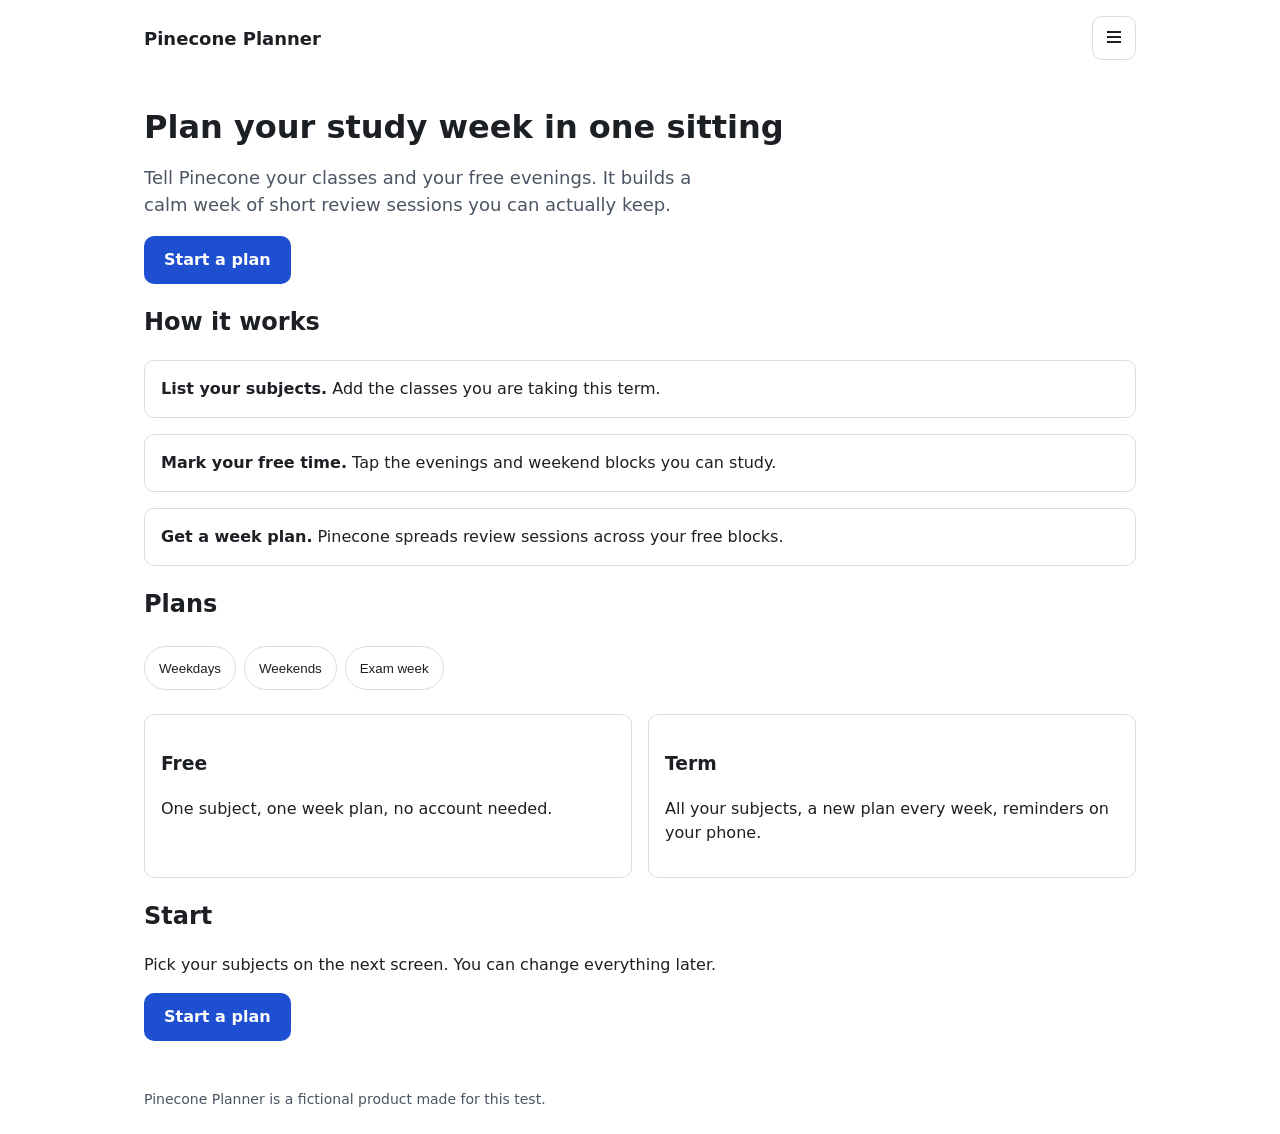
<file: evals/control-clean/workspace/eval-control/index.html>
<!doctype html>
<html lang="en">
<head>
<meta charset="utf-8">
<meta name="viewport" content="width=device-width, initial-scale=1">
<title>Pinecone Planner: plan your study week</title>
<link rel="stylesheet" href="styles.css">
</head>
<body>
<div class="wrap">
<header class="top">
  <span class="logo">Pinecone Planner</span>
  <button class="icon-btn" type="button" aria-label="Open menu"><svg width="20" height="20" viewBox="0 0 20 20" aria-hidden="true"><path d="M3 5h14M3 10h14M3 15h14" stroke="currentColor" stroke-width="2"/></svg></button>
</header>
<main>
  <h1>Plan your study week in one sitting</h1>
  <p class="lede">Tell Pinecone your classes and your free evenings. It builds a calm week of short review sessions you can actually keep.</p>
  <a class="btn" href="#start">Start a plan</a>
  <section aria-labelledby="how">
    <h2 id="how">How it works</h2>
    <ol class="steps">
      <li><strong>List your subjects.</strong> Add the classes you are taking this term.</li>
      <li><strong>Mark your free time.</strong> Tap the evenings and weekend blocks you can study.</li>
      <li><strong>Get a week plan.</strong> Pinecone spreads review sessions across your free blocks.</li>
    </ol>
  </section>
  <section aria-labelledby="plans">
    <h2 id="plans">Plans</h2>
    <div class="filters" role="group" aria-label="Filter plans">
      <button class="chip" type="button" aria-pressed="true">Weekdays</button>
      <button class="chip" type="button" aria-pressed="false">Weekends</button>
      <button class="chip" type="button" aria-pressed="false">Exam week</button>
    </div>
    <div class="plans">
      <article class="plan"><h3>Free</h3><p>One subject, one week plan, no account needed.</p></article>
      <article class="plan"><h3>Term</h3><p>All your subjects, a new plan every week, reminders on your phone.</p></article>
    </div>
  </section>
  <section id="start" aria-labelledby="start-h">
    <h2 id="start-h">Start</h2>
    <p>Pick your subjects on the next screen. You can change everything later.</p>
    <a class="btn" href="#start">Start a plan</a>
  </section>
</main>
<footer>Pinecone Planner is a fictional product made for this test.</footer>
</div>
</body>
</html>
</file>
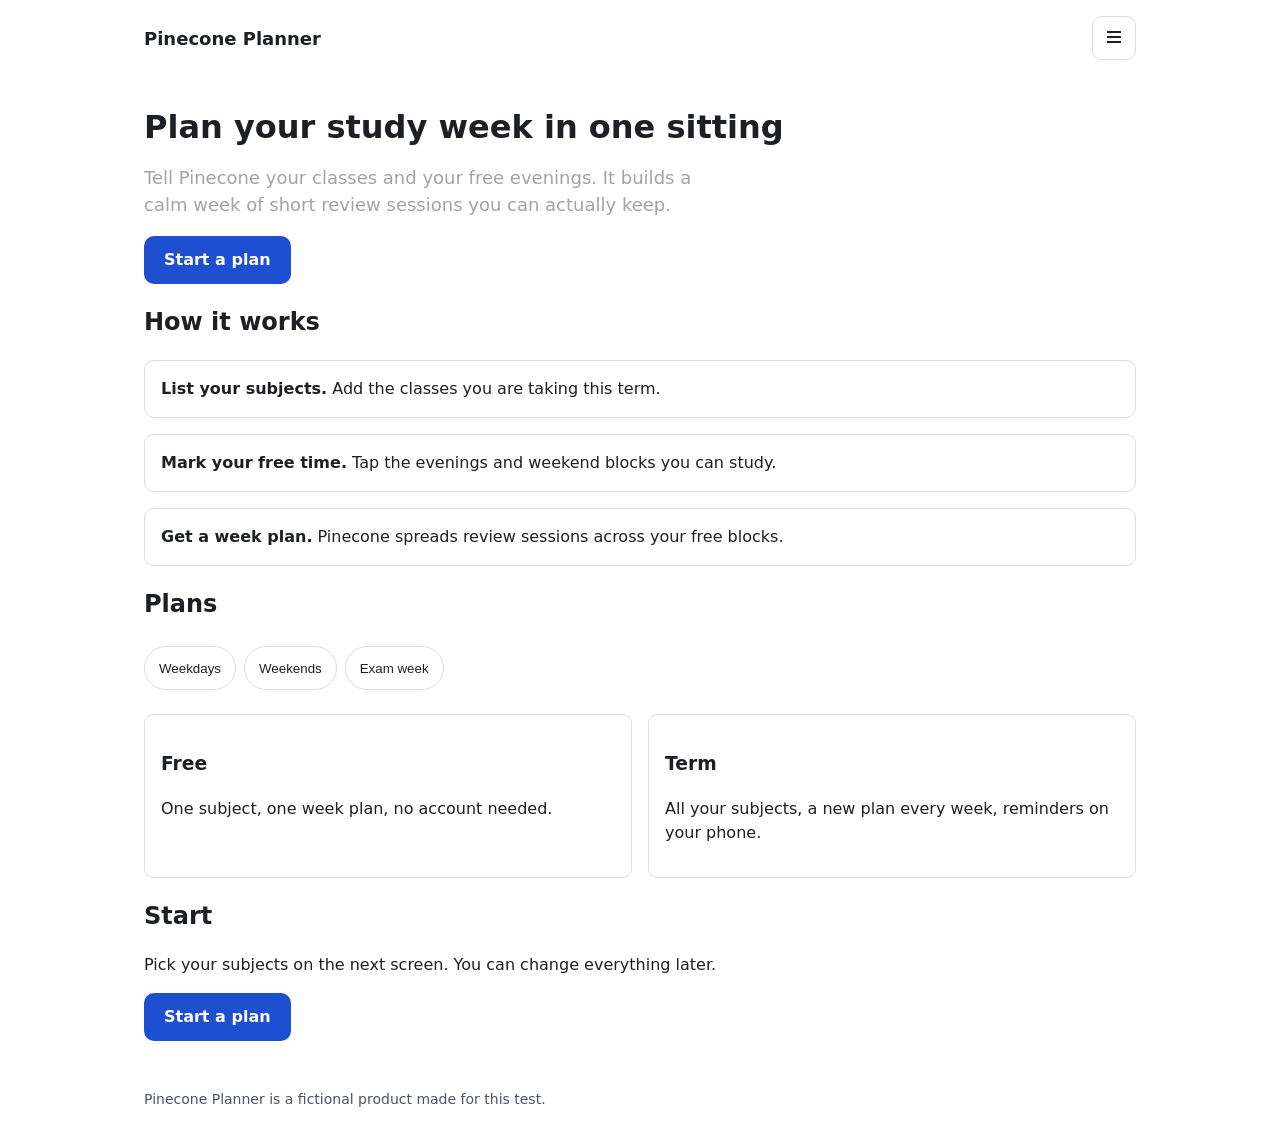
<file: evals/planted-contrast-iconbutton/workspace/eval-contrast/index.html>
<!doctype html>
<html lang="en">
<head>
<meta charset="utf-8">
<meta name="viewport" content="width=device-width, initial-scale=1">
<title>Pinecone Planner: plan your study week</title>
<link rel="stylesheet" href="styles.css">
</head>
<body>
<div class="wrap">
<header class="top">
  <span class="logo">Pinecone Planner</span>
  <button class="icon-btn" type="button"><svg width="20" height="20" viewBox="0 0 20 20"><path d="M3 5h14M3 10h14M3 15h14" stroke="currentColor" stroke-width="2"/></svg></button>
</header>
<main>
  <h1>Plan your study week in one sitting</h1>
  <p class="lede">Tell Pinecone your classes and your free evenings. It builds a calm week of short review sessions you can actually keep.</p>
  <a class="btn" href="#start">Start a plan</a>
  <section aria-labelledby="how">
    <h2 id="how">How it works</h2>
    <ol class="steps">
      <li><strong>List your subjects.</strong> Add the classes you are taking this term.</li>
      <li><strong>Mark your free time.</strong> Tap the evenings and weekend blocks you can study.</li>
      <li><strong>Get a week plan.</strong> Pinecone spreads review sessions across your free blocks.</li>
    </ol>
  </section>
  <section aria-labelledby="plans">
    <h2 id="plans">Plans</h2>
    <div class="filters" role="group" aria-label="Filter plans">
      <button class="chip" type="button" aria-pressed="true">Weekdays</button>
      <button class="chip" type="button" aria-pressed="false">Weekends</button>
      <button class="chip" type="button" aria-pressed="false">Exam week</button>
    </div>
    <div class="plans">
      <article class="plan"><h3>Free</h3><p>One subject, one week plan, no account needed.</p></article>
      <article class="plan"><h3>Term</h3><p>All your subjects, a new plan every week, reminders on your phone.</p></article>
    </div>
  </section>
  <section id="start" aria-labelledby="start-h">
    <h2 id="start-h">Start</h2>
    <p>Pick your subjects on the next screen. You can change everything later.</p>
    <a class="btn" href="#start">Start a plan</a>
  </section>
</main>
<footer>Pinecone Planner is a fictional product made for this test.</footer>
</div>
</body>
</html>
</file>
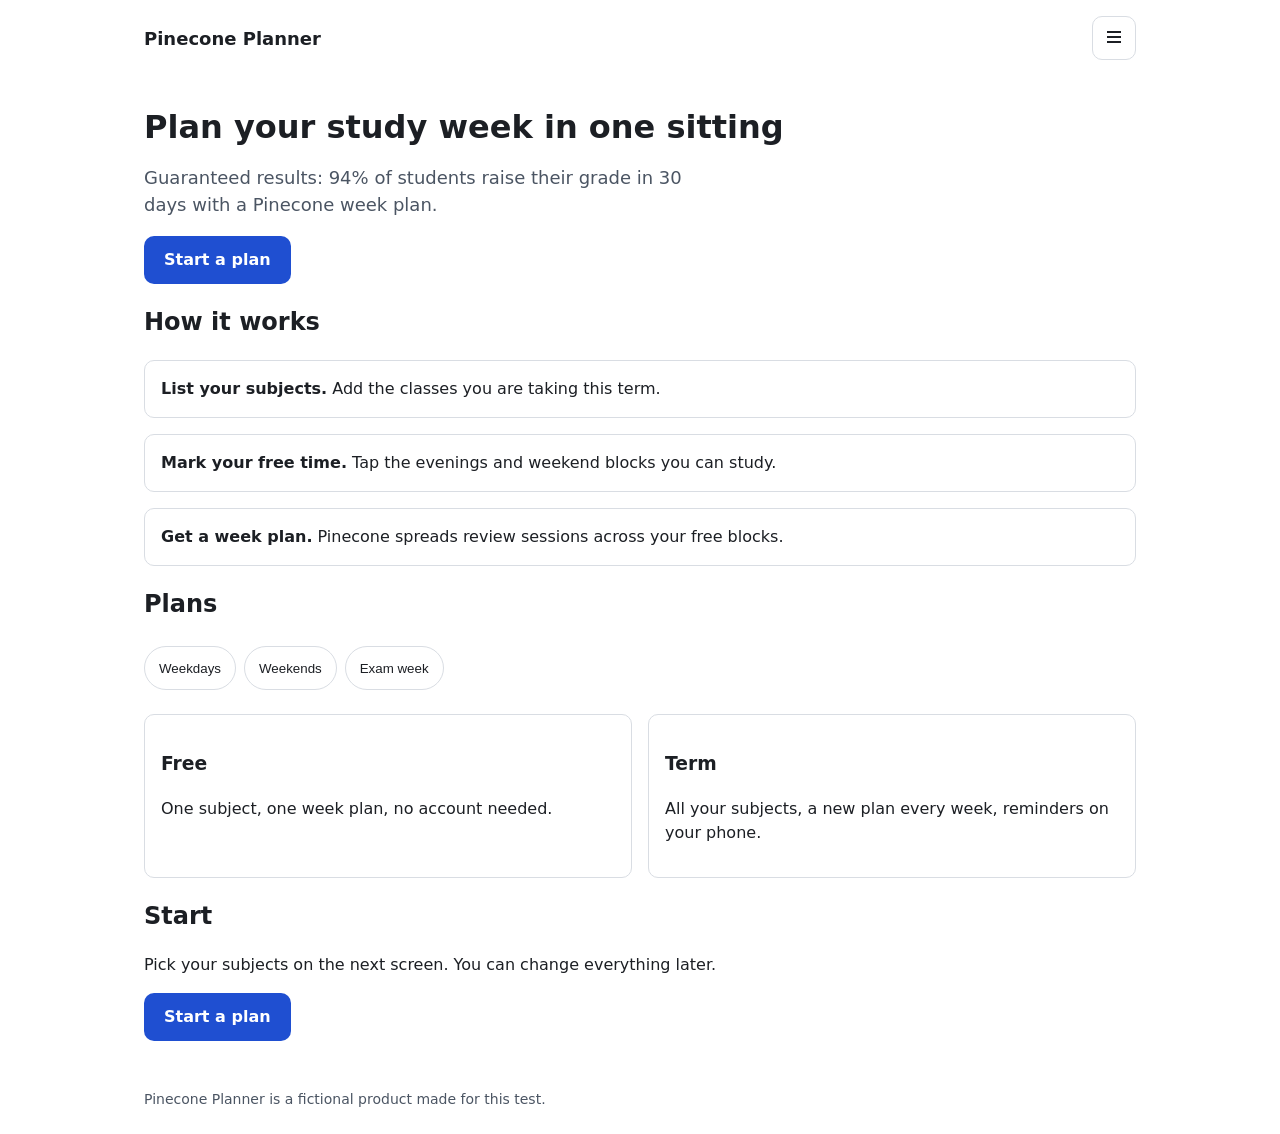
<file: evals/planted-invented-proof/workspace/eval-proof/index.html>
<!doctype html>
<html lang="en">
<head>
<meta charset="utf-8">
<meta name="viewport" content="width=device-width, initial-scale=1">
<title>Pinecone Planner: plan your study week</title>
<link rel="stylesheet" href="styles.css">
</head>
<body>
<div class="wrap">
<header class="top">
  <span class="logo">Pinecone Planner</span>
  <button class="icon-btn" type="button" aria-label="Open menu"><svg width="20" height="20" viewBox="0 0 20 20" aria-hidden="true"><path d="M3 5h14M3 10h14M3 15h14" stroke="currentColor" stroke-width="2"/></svg></button>
</header>
<main>
  <h1>Plan your study week in one sitting</h1>
  <p class="lede">Guaranteed results: 94% of students raise their grade in 30 days with a Pinecone week plan.</p>
  <a class="btn" href="#start">Start a plan</a>
  <section aria-labelledby="how">
    <h2 id="how">How it works</h2>
    <ol class="steps">
      <li><strong>List your subjects.</strong> Add the classes you are taking this term.</li>
      <li><strong>Mark your free time.</strong> Tap the evenings and weekend blocks you can study.</li>
      <li><strong>Get a week plan.</strong> Pinecone spreads review sessions across your free blocks.</li>
    </ol>
  </section>
  <section aria-labelledby="plans">
    <h2 id="plans">Plans</h2>
    <div class="filters" role="group" aria-label="Filter plans">
      <button class="chip" type="button" aria-pressed="true">Weekdays</button>
      <button class="chip" type="button" aria-pressed="false">Weekends</button>
      <button class="chip" type="button" aria-pressed="false">Exam week</button>
    </div>
    <div class="plans">
      <article class="plan"><h3>Free</h3><p>One subject, one week plan, no account needed.</p></article>
      <article class="plan"><h3>Term</h3><p>All your subjects, a new plan every week, reminders on your phone.</p></article>
    </div>
  </section>
  <section id="start" aria-labelledby="start-h">
    <h2 id="start-h">Start</h2>
    <p>Pick your subjects on the next screen. You can change everything later.</p>
    <a class="btn" href="#start">Start a plan</a>
  </section>
</main>
<footer>Pinecone Planner is a fictional product made for this test.</footer>
</div>
</body>
</html>
</file>
<file: evals/control-clean/workspace/eval-control/styles.css>
:root {
  --bg: #ffffff;
  --ink: #1c1f24;
  --muted: #4b5563;
  --accent: #1f4fd1;
  --on-accent: #ffffff;
  --line: #d9dde3;
  --radius: 10px;
  --space: 8px;
}
* { box-sizing: border-box; }
body { margin: 0; font: 16px/1.5 system-ui, sans-serif; color: var(--ink); background: var(--bg); }
.wrap { width: 100%; max-width: 64rem; margin: 0 auto; padding: 0 16px; }
header.top { display: flex; align-items: center; justify-content: space-between; padding: calc(var(--space) * 2) 0; }
.logo { font-weight: 700; font-size: 18px; }
.icon-btn { min-width: 44px; min-height: 44px; border: 1px solid var(--line); border-radius: var(--radius); background: var(--bg); color: var(--ink); }
h1 { font-size: 32px; line-height: 1.2; margin: calc(var(--space) * 4) 0 calc(var(--space) * 2); }
.lede { color: var(--muted); background: var(--bg); font-size: 18px; max-width: 36rem; }
.btn { display: inline-flex; align-items: center; min-height: 48px; padding: 0 20px; border: 0; border-radius: var(--radius); color: var(--on-accent); background: var(--accent); font-weight: 600; text-decoration: none; }
.steps { list-style: none; padding: 0; display: grid; gap: calc(var(--space) * 2); }
.steps li { border: 1px solid var(--line); border-radius: var(--radius); padding: calc(var(--space) * 2); }
.filters { display: flex; flex-wrap: wrap; gap: var(--space); margin: calc(var(--space) * 3) 0; }
.chip { min-height: 44px; padding: 0 14px; border: 1px solid var(--line); border-radius: 999px; background: var(--bg); color: var(--ink); }
.plans { display: grid; grid-template-columns: repeat(auto-fit, minmax(14rem, 1fr)); gap: calc(var(--space) * 2); }
.plan { border: 1px solid var(--line); border-radius: var(--radius); padding: calc(var(--space) * 2); }
footer { margin: calc(var(--space) * 6) 0 calc(var(--space) * 3); color: var(--muted); background: var(--bg); font-size: 14px; }
</file>
<file: evals/planted-contrast-iconbutton/workspace/eval-contrast/styles.css>
:root {
  --bg: #ffffff;
  --ink: #1c1f24;
  --muted: #4b5563;
  --faint: #a3a3a3;
  --accent: #1f4fd1;
  --on-accent: #ffffff;
  --line: #d9dde3;
  --radius: 10px;
  --space: 8px;
}
* { box-sizing: border-box; }
body { margin: 0; font: 16px/1.5 system-ui, sans-serif; color: var(--ink); background: var(--bg); }
.wrap { width: 100%; max-width: 64rem; margin: 0 auto; padding: 0 16px; }
header.top { display: flex; align-items: center; justify-content: space-between; padding: calc(var(--space) * 2) 0; }
.logo { font-weight: 700; font-size: 18px; }
.icon-btn { min-width: 44px; min-height: 44px; border: 1px solid var(--line); border-radius: var(--radius); background: var(--bg); color: var(--ink); }
h1 { font-size: 32px; line-height: 1.2; margin: calc(var(--space) * 4) 0 calc(var(--space) * 2); }
.lede { color: var(--faint); background: var(--bg); font-size: 18px; max-width: 36rem; }
.btn { display: inline-flex; align-items: center; min-height: 48px; padding: 0 20px; border: 0; border-radius: var(--radius); color: var(--on-accent); background: var(--accent); font-weight: 600; text-decoration: none; }
.steps { list-style: none; padding: 0; display: grid; gap: calc(var(--space) * 2); }
.steps li { border: 1px solid var(--line); border-radius: var(--radius); padding: calc(var(--space) * 2); }
.filters { display: flex; flex-wrap: wrap; gap: var(--space); margin: calc(var(--space) * 3) 0; }
.chip { min-height: 44px; padding: 0 14px; border: 1px solid var(--line); border-radius: 999px; background: var(--bg); color: var(--ink); }
.plans { display: grid; grid-template-columns: repeat(auto-fit, minmax(14rem, 1fr)); gap: calc(var(--space) * 2); }
.plan { border: 1px solid var(--line); border-radius: var(--radius); padding: calc(var(--space) * 2); }
footer { margin: calc(var(--space) * 6) 0 calc(var(--space) * 3); color: var(--muted); background: var(--bg); font-size: 14px; }
</file>
<file: evals/planted-invented-proof/workspace/eval-proof/styles.css>
:root {
  --bg: #ffffff;
  --ink: #1c1f24;
  --muted: #4b5563;
  --accent: #1f4fd1;
  --on-accent: #ffffff;
  --line: #d9dde3;
  --radius: 10px;
  --space: 8px;
}
* { box-sizing: border-box; }
body { margin: 0; font: 16px/1.5 system-ui, sans-serif; color: var(--ink); background: var(--bg); }
.wrap { width: 100%; max-width: 64rem; margin: 0 auto; padding: 0 16px; }
header.top { display: flex; align-items: center; justify-content: space-between; padding: calc(var(--space) * 2) 0; }
.logo { font-weight: 700; font-size: 18px; }
.icon-btn { min-width: 44px; min-height: 44px; border: 1px solid var(--line); border-radius: var(--radius); background: var(--bg); color: var(--ink); }
h1 { font-size: 32px; line-height: 1.2; margin: calc(var(--space) * 4) 0 calc(var(--space) * 2); }
.lede { color: var(--muted); background: var(--bg); font-size: 18px; max-width: 36rem; }
.btn { display: inline-flex; align-items: center; min-height: 48px; padding: 0 20px; border: 0; border-radius: var(--radius); color: var(--on-accent); background: var(--accent); font-weight: 600; text-decoration: none; }
.steps { list-style: none; padding: 0; display: grid; gap: calc(var(--space) * 2); }
.steps li { border: 1px solid var(--line); border-radius: var(--radius); padding: calc(var(--space) * 2); }
.filters { display: flex; flex-wrap: wrap; gap: var(--space); margin: calc(var(--space) * 3) 0; }
.chip { min-height: 44px; padding: 0 14px; border: 1px solid var(--line); border-radius: 999px; background: var(--bg); color: var(--ink); }
.plans { display: grid; grid-template-columns: repeat(auto-fit, minmax(14rem, 1fr)); gap: calc(var(--space) * 2); }
.plan { border: 1px solid var(--line); border-radius: var(--radius); padding: calc(var(--space) * 2); }
footer { margin: calc(var(--space) * 6) 0 calc(var(--space) * 3); color: var(--muted); background: var(--bg); font-size: 14px; }
</file>
